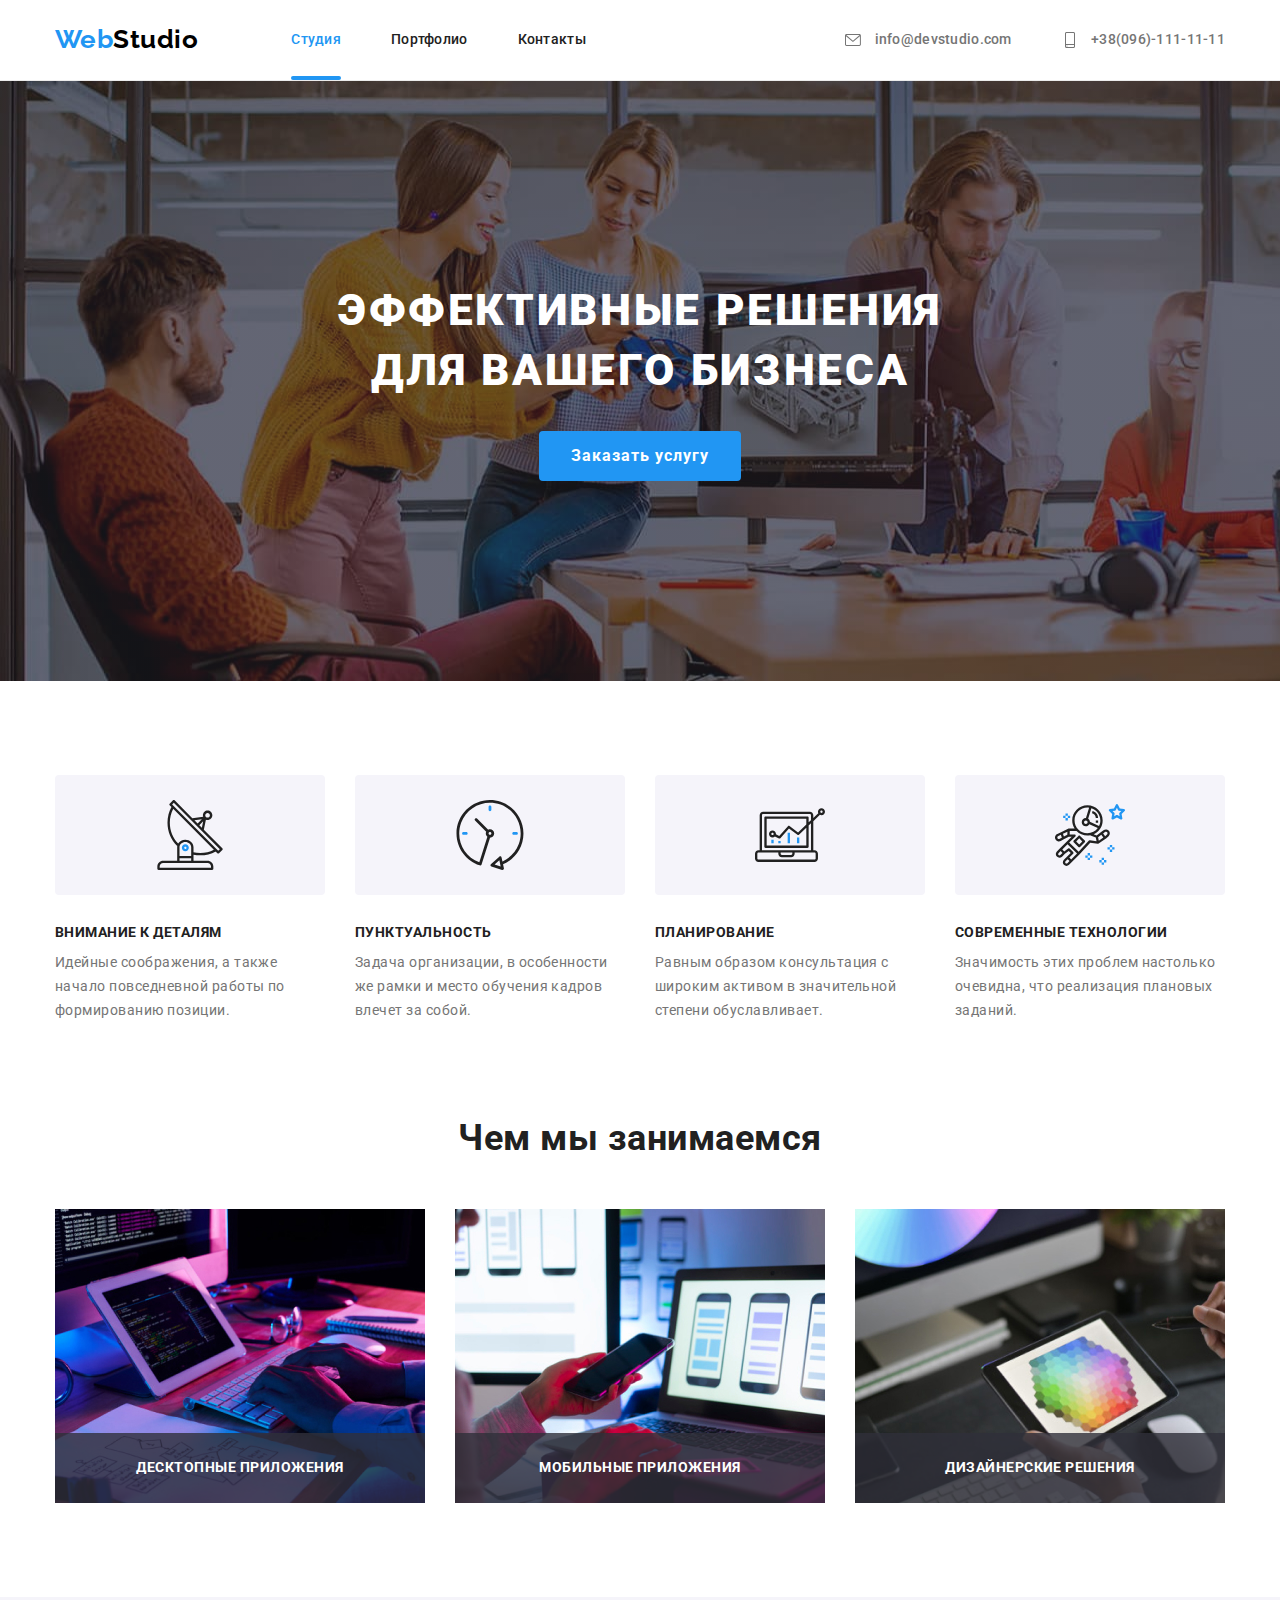
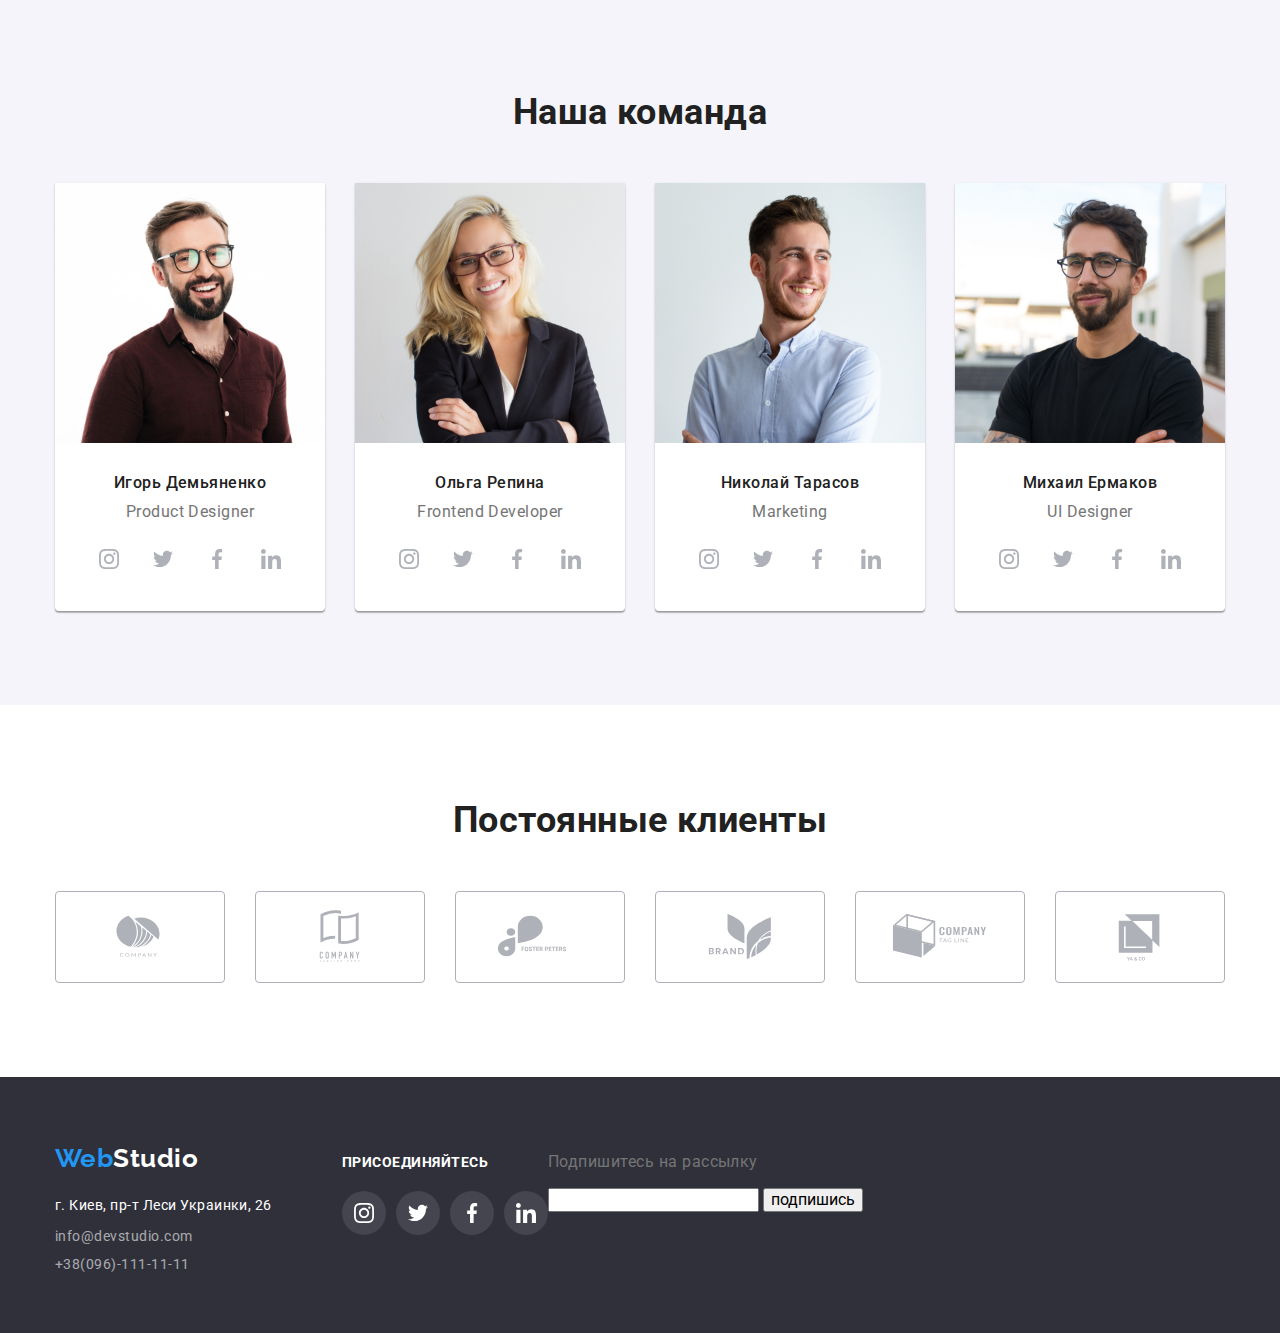
<file: index.html>
<!DOCTYPE html>
<html lang="ru">

<head>
    <meta charset="UTF-8">
    <meta http-equiv="X-UA-Compatible" content="IE=edge">
    <meta name="viewport" content="width=device-width, initial-scale=1.0">
    <title>Document</title>
    <link rel="preconnect" href="https://fonts.googleapis.com">
    <link rel="preconnect" href="https://fonts.gstatic.com" crossorigin>
    <link
        href="https://fonts.googleapis.com/css2?family=Raleway:wght@700&family=Roboto:wght@400;500;700;900&display=swap"
        rel="stylesheet">
    <link rel="stylesheet"
        href="https://cdnjs.cloudflare.com/ajax/libs/modern-normalize/1.1.0/modern-normalize.min.css">
    <link rel="stylesheet" href="./css/styles.css">
</head>

<body>
    <!--Header  -->
    <header class="header ">
        <!-- Nav -->
        <div class="container header-box">
            <nav class="main-nav">
                <div class="logo-box">
                    <a href="./index.html" class="logo">Web<span class="logo-header">Studio</span></a>
                </div>
                <ul class="site-nav">
                    <li class="item"><a href="./index.html" class="header-link  active-page">Студия</a></li>
                    <li class="item"><a href="./portfolio.html" class="header-link">Портфолио</a></li>
                    <li class="item"><a href="" class="header-link">Контакты</a></li>
                </ul>
            </nav>
            <!-- Сontacts -->
            <ul class="auth">
                <li class="item contact-list">
                    <a href="mailto:info@devstudio.com" class="auth-header">
                        <svg class="contact-icons icons-active" width="16" height="16">
                            <use href="./images/icons.svg#icon-envelope"></use>
                        </svg>
                        info@devstudio.com
                    </a>
                </li>
                <li class="item contact-list">
                    <a href="tel:+380961111111" class="auth-header">
                        <svg class="contact-icons icons-active" width="16" height="16">
                            <use href="./images/icons.svg#icon-phone"></use>
                        </svg>
                        +38(096)-111-11-11</a>
                </li>
            </ul>


        </div>
    </header>
    <main>
        <!-- Hero -->
        <section class="hero section">
            <div class="container">
                <h1 class="hero-title">Эффективные решения для вашего бизнеса</h1>
                <button data-modal-open type="button" class="button">Заказать услугу</button>
                <div data-modal class="backdrop is-hidden">
                    <div class="modal">

                        <p class="form-text">Оставьте свои данные, мы вам перезвоним</p>
                        <form class="form-modal">
                            <label for="name" class="form-label"><span class="form-title">Имя</span>
                                <span class="form-input-wraper">
                                    <input name="name-user" class="form-input" type="text">
                                    <svg class="form-icon" width="18" height="18">
                                        <use href=" ./images/icons.svg#icon-name"></use>
                                    </svg>

                                </span>
                            </label>
                            <label for="tel" class="form-label"> <span class="form-title">Телефон</span>
                                <span class="form-input-wraper">
                                    <input name="phone-user" class="form-input" type="tel">
                                    <svg class="form-icon" width="18" height="18">
                                        <use href=" ./images/icons.svg#icon-tel"></use>
                                    </svg>
                                </span>
                            </label>
                            <label for="email" class="form-label"> <span class="form-title">Почта</span>
                                <span class="form-input-wraper">
                                    <input name="email-user" class="form-input" type="email">
                                    <svg class="form-icon" width="18" height="18">
                                        <use href=" ./images/icons.svg#icon-mail"></use>
                                    </svg>

                                </span>
                            </label>
                            <label for="massage"><span class="form-title">Коментарий</span></label>
                            <textarea name="user-message" class="form-message" placeholder="Введите текст"></textarea>
                            <div class="form-checkbox-wraper">
                                <input type="checkbox" name="accept-policy" class="form-checkbox" id="policy-chekbox"
                                    required>
                                <label for="policy-chekbox" class="form-checkbox-label">Соглашаюсь с рассылкой и
                                    принимаю
                                    <a href="">Условия договора</a>
                                </label>

                                <button type="submit">Отправить</button>
                        </form>


                    </div>
                    <button data-modal-close class="button-close">
                        <svg class="close-icon" width="11" height="11">
                            <use href="./images/icons.svg#close"></use>
                        </svg>
                    </button>
                </div>

            </div>

            </div>

        </section>
        <!-- Work -->
        <section class="section">
            <div class="container">
                <h2 class="heading hides">Направленность</h2>
                <ul class="work-list">
                    <li class="item">
                        <div class="icon-work-box">
                            <svg class="icon-work" width="70" height="70">
                                <use href="./images/icons.svg#icon-antenna"></use>
                            </svg>
                        </div>
                        <h3 class="subheading">Внимание к деталям</h3>
                        <p class="work-text">Идейные соображения, а также начало повседневной работы по формированию
                            позиции.</p>
                    </li>
                    <li class="item">
                        <div class="icon-work-box">
                            <svg class="icon-work" width="70" height="70">
                                <use href="./images/icons.svg#icon-clock"></use>
                            </svg>
                        </div>
                        <h3 class="subheading">Пунктуальность</h3>
                        <p class="work-text">Задача организации, в особенности же рамки и место обучения кадров влечет
                            за собой.</p>
                    </li>
                    <li class="item">
                        <div class="icon-work-box">
                            <svg class="icon-work" width="70" height="70">
                                <use href="./images/icons.svg#icon-diagram"></use>
                            </svg>
                        </div>
                        <h3 class="subheading">Планирование</h3>
                        <p class="work-text">Равным образом консультация с широким активом в значительной степени
                            обуславливает.</p>
                    </li>
                    <li class="item">
                        <div class="icon-work-box">
                            <svg class="icon-work" width="70" height="70">
                                <use href="./images/icons.svg#icon-astronaut"></use>
                            </svg>
                        </div>
                        <h3 class="subheading">Современные технологии</h3>
                        <p class="work-text">Значимость этих проблем настолько очевидна, что реализация плановых
                            заданий.</p>
                    </li>
                </ul>
            </div>
        </section>
        <!-- our-work -->
        <section class="section our-work">
            <div class="container">
                <h2 class="heading our-work-title">Чем мы занимаемся</h2>
                <ul class="our-work-list">
                    <li class="item">
                        <img src="./images/img-6.jpg" alt="программированием" width="370" class="img">
                        <p class="our-work-text">Десктопные приложения</p>
                    </li>
                    <li class="item">
                        <img src="./images/img-4.jpg" alt="Разработка приложений " width="370" class="img">
                        <p class="our-work-text">Мобильные приложения</p>
                    </li>
                    <li class="item">
                        <img src="./images/img-5.jpg" alt="Дизайн" width="370" class="img">
                        <p class="our-work-text">Дизайнерские решения</p>
                    </li>
                </ul>
            </div>
        </section>
        <!-- Team -->
        <section class="section time">
            <div class="container">
                <h2 class="heading team-title">Наша команда</h2>
                <ul class="team-list">
                    <li class="item">
                        <img src="./images/img-3.jpg" alt="фото игоря демьяненко" width="270" class="img">
                        <div class="team-item">
                            <h3 class="team-names">Игорь Демьяненко</h3>
                            <p lang="en" class="profession">Product Designer</p>
                            <ul class="social-list">
                                <li class="social-list-item">
                                    <a href="" class="social-list-link">
                                        <svg class="social-list-icon" width="20" height="20">
                                            <use href="./images/icons.svg#icon-instagram"></use>
                                        </svg>
                                    </a>
                                </li>
                                <li class="social-list-item">
                                    <a href="" class="social-list-link">
                                        <svg class="social-list-icon" width="20" height="20">
                                            <use href="./images/icons.svg#icon-twitter"></use>
                                        </svg>
                                    </a>
                                </li>
                                <li class="social-list-item">
                                    <a href="" class="social-list-link">
                                        <svg class="social-list-icon" width="20" height="20">
                                            <use href="./images/icons.svg#icon-facebook"></use>
                                        </svg>
                                    </a>
                                </li>
                                <li class="social-list-item">
                                    <a href="" class="social-list-link">
                                        <svg class="social-list-icon" width="20" height="20">
                                            <use href="./images/icons.svg#icon-linkedin"></use>
                                        </svg>
                                    </a>
                                </li>
                            </ul>
                        </div>
                    </li>
                    <li class="item">
                        <img src="./images/img-2.jpg" alt="фото ольги репиной" width="270" class="img">
                        <div class="team-item">
                            <h3 class="team-names">Ольга Репина</h3>
                            <p lang="en" class="profession">Frontend Developer</p>
                            <ul class="social-list">
                                <li class="social-list-item">
                                    <a href="" class="social-list-link">
                                        <svg class="social-list-icon" width="20" height="20">
                                            <use href="./images/icons.svg#icon-instagram"></use>
                                        </svg>
                                    </a>
                                </li>
                                <li class="social-list-item">
                                    <a href="" class="social-list-link">
                                        <svg class="social-list-icon" width="20" height="20">
                                            <use href="./images/icons.svg#icon-twitter"></use>
                                        </svg>
                                    </a>
                                </li>
                                <li class="social-list-item">
                                    <a href="" class="social-list-link">
                                        <svg class="social-list-icon" width="20" height="20">
                                            <use href="./images/icons.svg#icon-facebook"></use>
                                        </svg>
                                    </a>
                                </li>
                                <li class="social-list-item">
                                    <a href="" class="social-list-link">
                                        <svg class="social-list-icon" width="20" height="20">
                                            <use href="./images/icons.svg#icon-linkedin"></use>
                                        </svg>
                                    </a>
                                </li>
                            </ul>
                        </div>
                    </li>
                    <li class="item">
                        <img src="./images/img-1.jpg" alt="фото николая тарасова" width="270" class="img">
                        <div class="team-item">
                            <h3 class="team-names">Николай Тарасов</h3>
                            <p lang="en" class="profession">Marketing</p>
                            <ul class="social-list">
                                <li class="social-list-item">
                                    <a href="" class="social-list-link">
                                        <svg class="social-list-icon" width="20" height="20">
                                            <use href="./images/icons.svg#icon-instagram"></use>
                                        </svg>
                                    </a>
                                </li>
                                <li class="social-list-item">
                                    <a href="" class="social-list-link">
                                        <svg class="social-list-icon" width="20" height="20">
                                            <use href="./images/icons.svg#icon-twitter"></use>
                                        </svg>
                                    </a>
                                </li>
                                <li class="social-list-item">
                                    <a href="" class="social-list-link">
                                        <svg class="social-list-icon" width="20" height="20">
                                            <use href="./images/icons.svg#icon-facebook"></use>
                                        </svg>
                                    </a>
                                </li>
                                <li class="social-list-item">
                                    <a href="" class="social-list-link">
                                        <svg class="social-list-icon" width="20" height="20">
                                            <use href="./images/icons.svg#icon-linkedin"></use>
                                        </svg>
                                    </a>
                                </li>
                            </ul>
                        </div>
                    </li>
                    <li class="item"><img src="./images/img.jpg" alt="фото михаила ермакова" width="270" class="img">
                        <div class="team-item">
                            <h3 class="team-names">Михаил Ермаков</h3>
                            <p lang="en" class="profession">UI Designer</p>
                            <ul class="social-list">
                                <li class="social-list-item">
                                    <a href="" class="social-list-link">
                                        <svg class="social-list-icon" width="20" height="20">
                                            <use href="./images/icons.svg#icon-instagram"></use>
                                        </svg>
                                    </a>
                                </li>
                                <li class="social-list-item">
                                    <a href="" class="social-list-link">
                                        <svg class="social-list-icon" width="20" height="20">
                                            <use href="./images/icons.svg#icon-twitter"></use>
                                        </svg>
                                    </a>
                                </li>
                                <li class="social-list-item">
                                    <a href="" class="social-list-link">
                                        <svg class="social-list-icon" width="20" height="20">
                                            <use href="./images/icons.svg#icon-facebook"></use>
                                        </svg>
                                    </a>
                                </li>
                                <li class="social-list-item">
                                    <a href="" class="social-list-link">
                                        <svg class="social-list-icon" width="20" height="20">
                                            <use href="./images/icons.svg#icon-linkedin"></use>
                                        </svg>
                                    </a>
                                </li>
                            </ul>
                        </div>
                    </li>
                </ul>
            </div>
        </section>
        <!--Сlients -->
        <section class="section clients">
            <div class="container">
                <h2 class="heading title-clients">Постоянные клиенты</h2>
                <ul class="list-clients">
                    <li class="item-clients">
                        <a href="" class="link-clients">
                            <svg class="icon-clients" width="106" height="60">
                                <use href="./images/icons.svg#icon-Client-1"></use>
                            </svg>
                        </a>
                    </li>
                    <li class="item-clients">
                        <a href="" class="link-clients">
                            <svg class="icon-clients" width="106" height="60">
                                <use href="./images/icons.svg#icon-Client-2"></use>
                            </svg>
                        </a>
                    </li>
                    <li class="item-clients">
                        <a href="" class="link-clients">
                            <svg class="icon-clients" width="106" height="60">
                                <use href="./images/icons.svg#icon-Client-3"></use>
                            </svg>
                        </a>
                    </li>
                    <li class="item-clients">
                        <a href="" class="link-clients">
                            <svg class="icon-clients" width="106" height="60">
                                <use href="./images/icons.svg#icon-Client-4"></use>
                            </svg>
                        </a>
                    </li>
                    <li class="item-clients">
                        <a href="" class="link-clients">
                            <svg class="icon-clients" width="106" height="60">
                                <use href="./images/icons.svg#icon-Client-5"></use>
                            </svg>
                        </a>
                    </li>
                    <li class="item-clients">
                        <a href="" class="link-clients">
                            <svg class="icon-clients" width="106" height="60">
                                <use href="./images/icons.svg#icon-Client-6"></use>
                            </svg>
                        </a>
                    </li>
                </ul>
            </div>
        </section>
    </main>
    <!--Footer  -->
    <footer class="footer">
        <div class="container footer-box">
            <div class="address-box">
                <div class="footer-logo-link">
                    <a href="index.html" class="logo">Web<span class="logo-footer">Studio</span></a>
                </div>
                <address>
                    <ul class="footer-logo-link">
                        <li class="item"><a href="" class="address">г. Киев, пр-т Леси Украинки, 26</a></li>
                        <li class="item"><a href="mailto:info@devstudio.com" class="footer-link">info@devstudio.com</a>
                        </li>
                        <li class="item"><a href="tel:+380961111111" class="footer-link">+38(096)-111-11-11</a></li>
                    </ul>
                </address>
            </div>

            <div class="social-box">
                <p class="heading-footer">присоединяйтесь</p>
                <ul class="social-list-footer">
                    <li class="social-list-item-footer">
                        <a href="" class="social-list-link-footer">
                            <svg class="social-list-icon-footer" width="20" height="20">
                                <use href="./images/icons.svg#icon-instagram"></use>
                            </svg>
                        </a>
                    </li>
                    <li class="social-list-item-footer">
                        <a href="" class="social-list-link-footer">
                            <svg class="social-list-icon-footer" width="20" height="20">
                                <use href="./images/icons.svg#icon-twitter"></use>
                            </svg>
                        </a>
                    </li>
                    <li class="social-list-item-footer">
                        <a href="" class="social-list-link-footer">
                            <svg class="social-list-icon-footer" width="20" height="20">
                                <use href="./images/icons.svg#icon-facebook"></use>
                            </svg>
                        </a>
                    </li>
                    <li class="social-list-item-footer">
                        <a href="" class="social-list-link-footer">
                            <svg class="social-list-icon-footer" width="20" height="20">
                                <use href="./images/icons.svg#icon-linkedin"></use>
                            </svg>
                        </a>
                    </li>
                </ul>

            </div>
            <div>
                <p>Подпишитесь на рассылку</p>
                <input type="text" e-mail>
                <button>подпишись</button>
            </div>
        </div>
    </footer>
    <script src="./js/modal.js"></script>
</body>

</html>
</file>
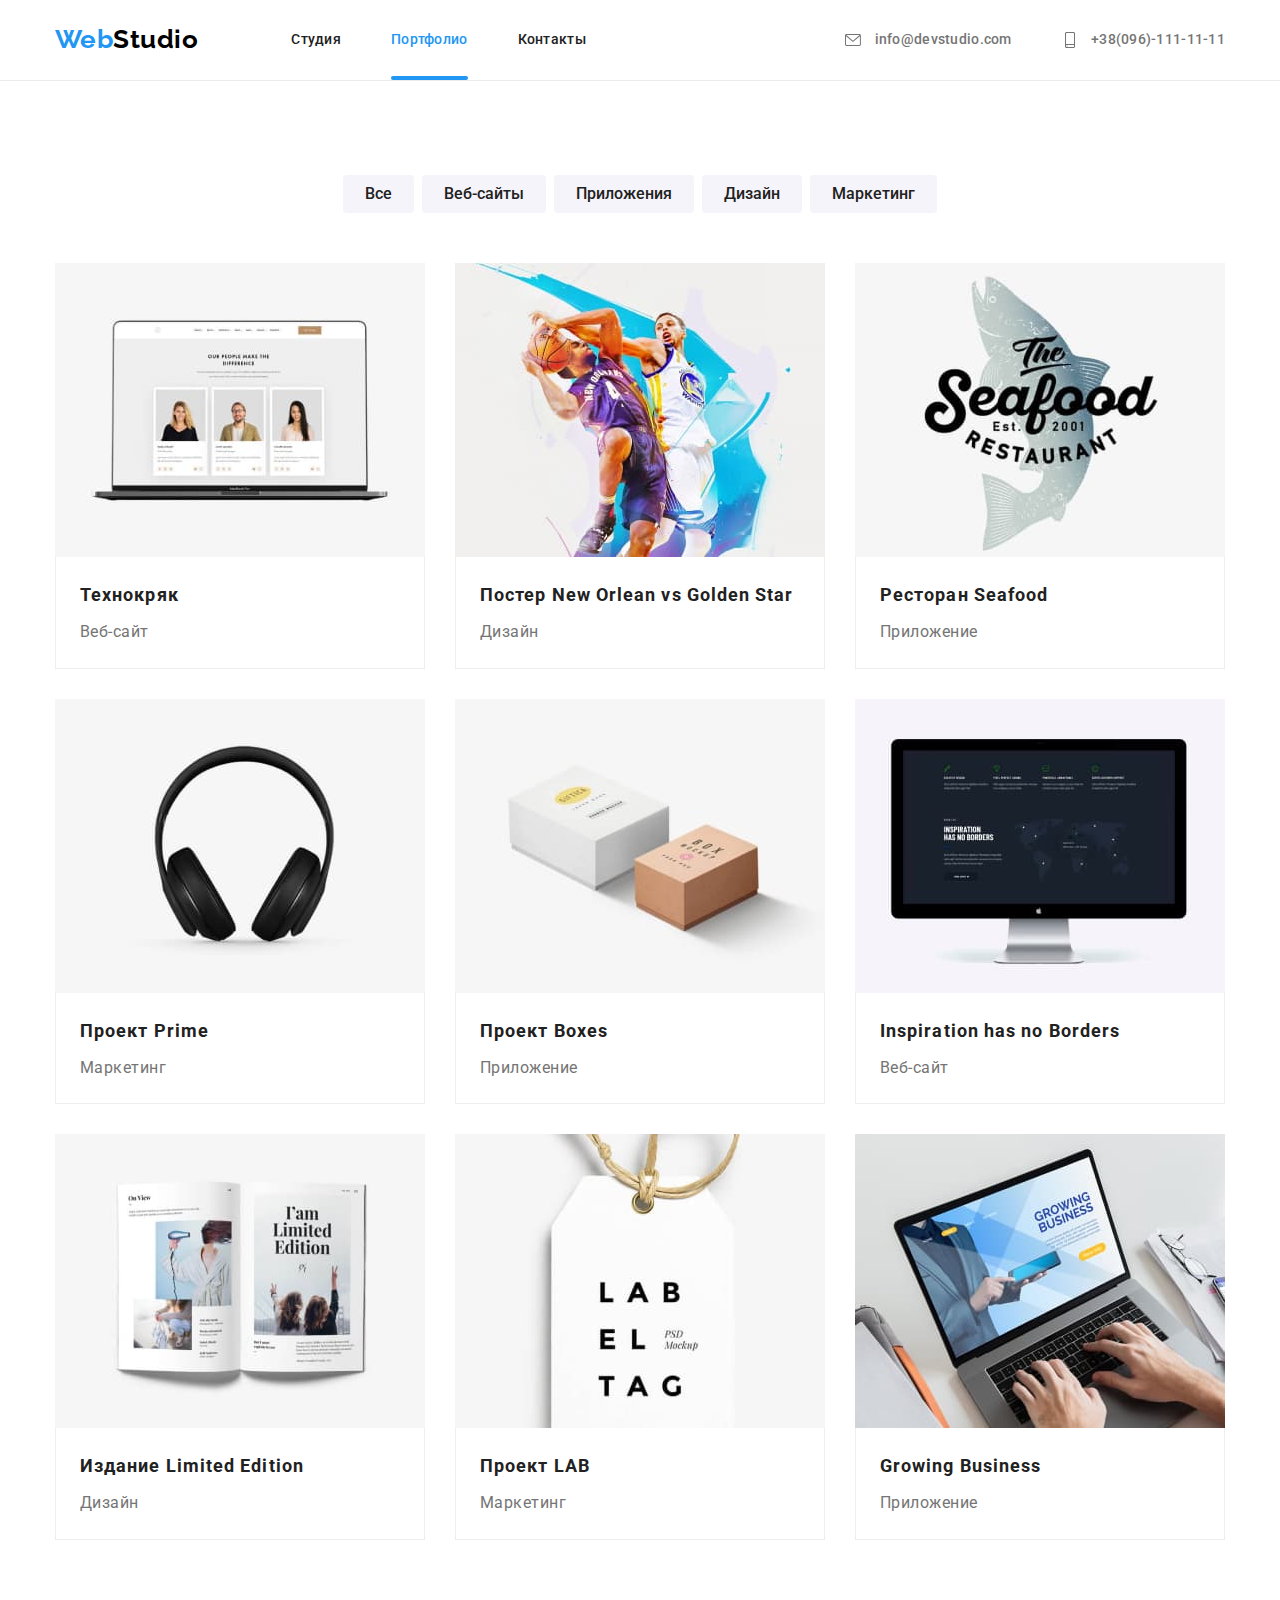
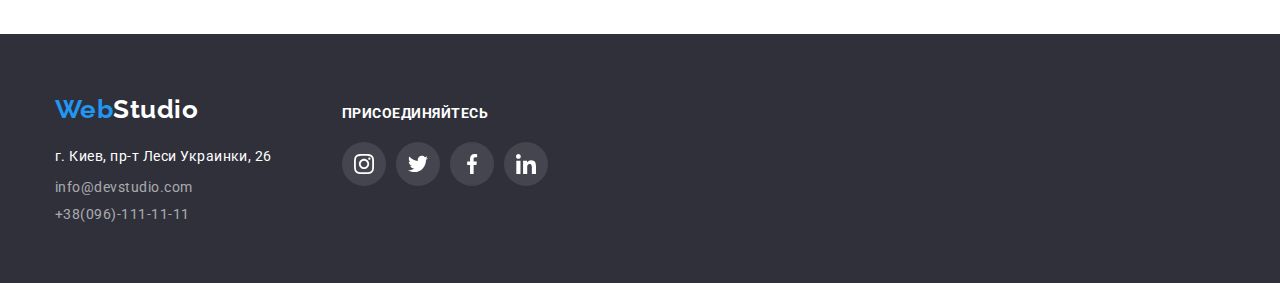
<file: portfolio.html>
<!DOCTYPE html>
<html lang="ru">

<head>
    <meta charset="UTF-8">
    <meta http-equiv="X-UA-Compatible" content="IE=edge">
    <meta name="viewport" content="width=device-width, initial-scale=1.0">
    <title>Document</title>
    <link rel="preconnect" href="https://fonts.googleapis.com">
    <link rel="preconnect" href="https://fonts.gstatic.com" crossorigin>
    <link
        href="https://fonts.googleapis.com/css2?family=Raleway:wght@700&family=Roboto:wght@400;500;700;900&display=swap"
        rel="stylesheet">
    <link rel="stylesheet"
        href="https://cdnjs.cloudflare.com/ajax/libs/modern-normalize/1.1.0/modern-normalize.min.css">
    <link rel="stylesheet" href="./css/styles.css">
</head>

<body>
    <!--Header  -->
    <header class="header ">
        <!-- Nav -->
        <div class="container header-box">
            <nav class="main-nav">
                <div class="logo-box">
                    <a href="./index.html" class="logo">Web<span class="logo-header">Studio</span></a>
                </div>
                <ul class="site-nav">
                    <li class="item"><a href="./index.html" class="header-link">Студия</a></li>
                    <li class="item"><a href="./portfolio.html" class="header-link active-page">Портфолио</a></li>
                    <li class="item"><a href="" class="header-link">Контакты</a></li>
                </ul>
            </nav>
            <!-- Сontacts -->
            <ul class="auth">
                <li class="item contact-list">
                    <a href="mailto:info@devstudio.com" class="auth-header">
                        <svg class="contact-icons icons-active" width="16" height="16">
                            <use href="./images/icons.svg#icon-envelope"></use>
                        </svg>
                        info@devstudio.com
                    </a>
                </li>
                <li class="item contact-list">
                    <a href="tel:+380961111111" class="auth-header">
                        <svg class="contact-icons icons-active" width="16" height="16">
                            <use href="./images/icons.svg#icon-phone"></use>
                        </svg>
                        +38(096)-111-11-11</a>
                </li>
            </ul>


        </div>
    </header>
    <main>

        <section class="section ">
            <div class="container">
                <h1 class="hides">Портфолио</h1>
                <ul class="list">
                    <li class="item"><button type="button" class="buttons">Все</button></li>
                    <li class="item"><button type="button" class="buttons">Веб-сайты</button></li>
                    <li class="item"><button type="button" class="buttons">Приложения</button></li>
                    <li class="item"><button type="button" class="buttons">Дизайн</button></li>
                    <li class="item"><button type="button" class="buttons">Маркетинг</button></li>
                </ul>
                <h2 class="hides">Презентация Портфолио</h2>
                <ul class="list-of-cards">
                    <li class="item-of-cards"><a href="" class="portfolio-link">
                            <div class="box-overlay">
                                <p class="title-overlay">
                                    Ресурс предлагает комплексные предложения с разным уровнем
                                    функционала и сервисов. Все это позволит посетителю получить
                                    исчерпывающие сведения о компании или частном лице.
                                </p>
                                <img src="./images/img-1-2.jpg" alt="Ноутбук" width="370" class="img">
                            </div>

                            <div class="title-cards">
                                <h3 class="portfolio-subheading">Технокряк</h3>
                                <p class="portfolio-title">Веб-сайт</p>
                            </div>
                        </a>
                    </li>
                    <li class="item-of-cards"><a href="" class="portfolio-link">
                            <div class="box-overlay">
                                <p class="title-overlay">
                                    Ресурс предлагает комплексные предложения с разным уровнем
                                    функционала и сервисов. Все это позволит посетителю получить
                                    исчерпывающие сведения о компании или частном лице.
                                </p>
                                <img src="./images/img-2-2.jpg" alt="Баскетболисты " width="370" class="img">
                            </div>
                            <div class="title-cards">
                                <h3 class="portfolio-subheading">Постер <span lang="en">New Orlean vs Golden Star</span>
                                </h3>
                                <p class="portfolio-title">Дизайн</p>
                            </div>
                        </a>
                    </li>
                    <li class="item-of-cards"><a href="" class="portfolio-link">
                            <div class="box-overlay">
                                <p class="title-overlay">
                                    Ресурс предлагает комплексные предложения с разным уровнем
                                    функционала и сервисов. Все это позволит посетителю получить
                                    исчерпывающие сведения о компании или частном лице.
                                </p>
                                <img src="./images/img-3-2.jpg" alt="Рыба" width="370" class="img">
                            </div>
                            <div class="title-cards">
                                <h3 class="portfolio-subheading">Ресторан <span lang="en">Seafood</span></h3>
                                <p class="portfolio-title">Приложение</p>
                            </div>
                        </a>
                    </li>
                    <li class="item-of-cards"><a href="" class="portfolio-link">
                            <div class="box-overlay">
                                <p class="title-overlay">
                                    Ресурс предлагает комплексные предложения с разным уровнем
                                    функционала и сервисов. Все это позволит посетителю получить
                                    исчерпывающие сведения о компании или частном лице.
                                </p>
                                <img src="./images/img-4-2.jpg" alt="Наушники" width="370" class="img">
                            </div>
                            <div class="title-cards">
                                <h3 class="portfolio-subheading">Проект <span lang="en">Prime</span></h3>
                                <p class="portfolio-title">Маркетинг</p>
                            </div>
                        </a>
                    </li>
                    <li class="item-of-cards"><a href="" class="portfolio-link">
                            <div class="box-overlay">
                                <p class="title-overlay">
                                    Ресурс предлагает комплексные предложения с разным уровнем
                                    функционала и сервисов. Все это позволит посетителю получить
                                    исчерпывающие сведения о компании или частном лице.
                                </p>
                                <img src="./images/img-5-2.jpg" alt="Коробки" width="370" class="img">
                            </div>
                            <div class="title-cards">
                                <h3 class="portfolio-subheading">Проект <span lang="en">Boxes</span></h3>
                                <p class="portfolio-title">Приложение</p>
                            </div>
                        </a>
                    </li>
                    <li class="item-of-cards"><a href="" class="portfolio-link">
                            <div class="box-overlay">
                                <p class="title-overlay">
                                    Ресурс предлагает комплексные предложения с разным уровнем
                                    функционала и сервисов. Все это позволит посетителю получить
                                    исчерпывающие сведения о компании или частном лице.
                                </p>
                                <img src="./images/img-6-2.jpg" alt="Монитор" width="370" class="img">
                            </div>
                            <div class="title-cards">
                                <h3 lang="en" class="portfolio-subheading">Inspiration has no Borders</h3>
                                <p class="portfolio-title">Веб-сайт</p>
                            </div>
                        </a>
                    </li>
                    <li class="item-of-cards"><a href="" class="portfolio-link">
                            <div class="box-overlay">
                                <p class="title-overlay">
                                    Ресурс предлагает комплексные предложения с разным уровнем
                                    функционала и сервисов. Все это позволит посетителю получить
                                    исчерпывающие сведения о компании или частном лице.
                                </p>
                                <img src="./images/img-7-2.jpg" alt="Книга" width="370" class="img">
                            </div>
                            <div class="title-cards">
                                <h3 class="portfolio-subheading">Издание <span lang="en">Limited Edition</span></h3>
                                <p class="portfolio-title">Дизайн</p>
                            </div>
                        </a>
                    </li>
                    <li class="item-of-cards"><a href="" class="portfolio-link">
                            <div class="box-overlay">
                                <p class="title-overlay">
                                    Ресурс предлагает комплексные предложения с разным уровнем
                                    функционала и сервисов. Все это позволит посетителю получить
                                    исчерпывающие сведения о компании или частном лице.
                                </p>
                                <img src="./images/img-8-2.jpg" alt="Бирка" width="370" class="img">
                            </div>
                            <div class="title-cards">
                                <h3 class="portfolio-subheading">Проект <span lang="en">LAB</span></h3>
                                <p class="portfolio-title">Маркетинг</p>
                            </div>
                        </a>
                    </li>
                    <li class="item-of-cards"><a href="" class="portfolio-link">
                            <div class="box-overlay">
                                <p class="title-overlay">
                                    Ресурс предлагает комплексные предложения с разным уровнем
                                    функционала и сервисов. Все это позволит посетителю получить
                                    исчерпывающие сведения о компании или частном лице.
                                </p>
                                <img src="./images/img-9-2.jpg" alt="Работа" width="370" class="img">
                            </div>
                            <div class="title-cards">
                                <h3 lang="en" class="portfolio-subheading">Growing Business</h3>
                                <p class="portfolio-title">Приложение</p>
                            </div>
                        </a>
                    </li>
                </ul>
            </div>
        </section>
    </main>
    <!--Footer  -->
    <footer class="footer">
        <div class="container footer-box">
            <div class="address-box">
                <div class="footer-logo-link">
                    <a href="index.html" class="logo">Web<span class="logo-footer">Studio</span></a>
                </div>
                <address>
                    <ul class="footer-logo-link">
                        <li class="item"><a href="" class="address">г. Киев, пр-т Леси Украинки, 26</a></li>
                        <li class="item"><a href="mailto:info@devstudio.com" class="footer-link">info@devstudio.com</a>
                        </li>
                        <li class="item"><a href="tel:+380961111111" class="footer-link">+38(096)-111-11-11</a></li>
                    </ul>
                </address>
            </div>

            <div class="social-box">
                <p class="heading-footer">присоединяйтесь</p>
                <ul class="social-list-footer">
                    <li class="social-list-item-footer">
                        <a href="" class="social-list-link-footer">
                            <svg class="social-list-icon-footer" width="20" height="20">
                                <use href="./images/icons.svg#icon-instagram"></use>
                            </svg>
                        </a>
                    </li>
                    <li class="social-list-item-footer">
                        <a href="" class="social-list-link-footer">
                            <svg class="social-list-icon-footer" width="20" height="20">
                                <use href="./images/icons.svg#icon-twitter"></use>
                            </svg>
                        </a>
                    </li>
                    <li class="social-list-item-footer">
                        <a href="" class="social-list-link-footer">
                            <svg class="social-list-icon-footer" width="20" height="20">
                                <use href="./images/icons.svg#icon-facebook"></use>
                            </svg>
                        </a>
                    </li>
                    <li class="social-list-item-footer">
                        <a href="" class="social-list-link-footer">
                            <svg class="social-list-icon-footer" width="20" height="20">
                                <use href="./images/icons.svg#icon-linkedin"></use>
                            </svg>
                        </a>
                    </li>
                </ul>

            </div>
        </div>
    </footer>
</body>

</html>
</file>
<file: css/styles.css>
:root {
    --primary-text-color: #757575;
    --title-text-color: #212121;
    --accent-color: #2196F3;
    --address-text-color: rgba(255, 255, 255, 0.6);
    --primary-backgroud-color: #FFFFFF;
}

body {
    background-color: var(--primary-backgroud-color);
    color: var(--primary-text-color);
    font-family: Roboto, sans-serif;
    font-style: normal;
    font-weight: 400;
    letter-spacing: 0.03em;
}

ul {
    list-style: none;
    margin: 0;
    padding: 0;
}

.img {
    display: block;
    width: 100%;
    height: auto;
}

.hides {
    position: absolute;
    width: 1px;
    height: 1px;
    margin: -1px;
    padding: 0;
    overflow: hidden;
    border: 0;
    clip: rect(0 0 0 0);
}

.container {
    margin-left: auto;
    margin-right: auto;
    width: 1200px;
    padding-left: 15px;
    padding-right: 15px;
}

.section {
    padding-top: 94px;
    padding-bottom: 94px;
}

/* ==========HEADER========== */
.header {
    background-color: #ffffff;
    margin-left: auto;
    margin-right: auto;
    border-bottom: 1px solid #ECECEC;
}

.header-box {
    display: flex;
    align-items: center;
}

.main-nav {
    display: flex;
}

.site-nav {
    display: flex;
    margin-left: 93px;
}

.auth {
    display: flex;
    margin-left: auto;

}

.auth .auth-header {
    display: block;
    padding-top: 32px;
    padding-bottom: 32px;
}

.logo-box {
    display: flex;
}

.logo-box .logo {
    padding-top: 24px;
    padding-bottom: 25px;
}

.logo {
    color: #2196F3;
    font-family: Raleway, sans-serif;
    font-weight: 700;
    font-size: 26px;
    line-height: 1.2;
    text-decoration: none;
}

.logo-header {
    color: #000000;
}

.site-nav .item:not(:last-child) {
    margin-right: 50px;
}

.site-nav .header-link {
    display: block;
    padding-top: 32px;
    padding-bottom: 32px;
}

.header-link {
    position: relative;
    color: var(--title-text-color);
    font-weight: 500;
    font-size: 14px;
    line-height: 1.14;
    letter-spacing: 0.02em;
    text-decoration: none;
    transition: color 250ms cubic-bezier(0.4, 0, 0.2, 1);
}

.header-link:focus,
.header-link:hover {
    color: var(--accent-color);
}

.contact-icons {
    margin-right: 10px;
    align-items: center;
    vertical-align: middle;
    fill: var(--primary-text-color);
    background-size: cover;
    transition: fill 250ms cubic-bezier(0.4, 0, 0.2, 1);
}

.auth .item:not(:last-child) {
    margin-right: 50px;
}

.auth-header {
    color: #757575;
    font-weight: 500;
    font-size: 14px;
    line-height: 1.14;
    letter-spacing: 0.02em;
    text-decoration: none;
    transition: color 250ms cubic-bezier(0.4, 0, 0.2, 1);
}

.auth-header:focus,
.auth-header:hover {
    color: var(--accent-color);

}

.auth-header:focus .icons-active,
.auth-header:hover .icons-active {
    fill: var(--accent-color);

}

.active-page {
    color: var(--accent-color);
}

.active-page::after {
    content: '';
    position: absolute;
    left: 0;
    bottom: 0;
    display: block;
    width: 100%;
    height: 4px;
    background-color: #2196F3;
    border-radius: 2px;
}

/*========== MAIN STUDIO==========*/
/*========== HIRO ==========*/
.hero {
    background-image:
        linear-gradient(rgba(47, 48, 58, 0.4),
            rgba(47, 48, 58, 0.4)),
        url("../images/hero.jpg");
    background-size: cover;
    padding-top: 200px;
    padding-bottom: 200px;
    margin-left: auto;
    margin-right: auto;
    max-width: 1600px;
    background-color: #C4C4C4;
    text-align: center;
}

.hero-title {
    margin-top: 0;
    margin-bottom: 30px;
    margin-left: auto;
    margin-right: auto;
    width: 696px;
    font-weight: 900;
    font-size: 44px;
    line-height: 1.36;
    align-items: center;
    text-align: center;
    letter-spacing: 0.06em;
    text-transform: uppercase;
    color: #FFFFFF;
}

.button {
    display: inline-block;
    border-radius: 4px;
    padding: 10px 32px;
    margin-left: auto;
    margin-right: auto;
    min-width: 200px;
    font-weight: 700;
    font-size: 16px;
    line-height: 1.88;
    align-items: center;
    text-align: center;
    letter-spacing: 0.06em;
    color: #FFFFFF;
    cursor: pointer;
    border: transparent;
    background-color: var(--accent-color);
    transition: background-color 250ms cubic-bezier(0.4, 0, 0.2, 1);
}

.button:focus,
.button:hover {
    background-color: #188CE8;
}

/*========== MODAL==========*/
.backdrop {
    position: fixed;
    top: 0;
    left: 0;
    width: 100%;
    height: 100%;
    background-color: rgba(0, 0, 0, 0.1);
    opacity: 1;
    z-index: 1;
    transition: opacity 250ms cubic-bezier(0.4, 0, 0.2, 1);
}

.backdrop.is-hidden {
    opacity: 0;
    pointer-events: none;
}

.backdrop.is-hidden .modal {
    transform: scale(0.9) translate(-50%, -50%);
}

.modal {
    position: absolute;
    top: 50%;
    left: 50%;
    padding: 40px 40px;
    transform: scale(1) translate(-50%, -50%);
    width: 528px;
    min-height: 581px;
    background-color: #FFFFFF;
    box-shadow: 0px 1px 3px rgba(0, 0, 0, 0.12), 0px 1px 1px rgba(0, 0, 0, 0.14), 0px 2px 1px rgba(0, 0, 0, 0.2);
    border-radius: 4px;
    transition: opacity 250ms cubic-bezier(0.4, 0, 0.2, 1);
}

.button-close {
    position: absolute;
    top: 8px;
    right: 8px;
    width: 30px;
    height: 30px;
    padding: 0;
    display: flex;
    justify-content: center;
    align-items: center;
    cursor: pointer;
    background-color: #FFFFFF;
    border-radius: 50%;
    border: 1px solid rgba(0, 0, 0, 0.1);
}

/*========== SECTION ==========*/
/*========== WORK==========*/
.heading {
    font-weight: 700;
    font-size: 36px;
    line-height: 1.17;
    text-align: center;
    color: var(--title-text-color);
}

.work-list {
    display: flex;
    flex-wrap: wrap;
}

.work-list .item {
    display: flex;
    flex-direction: column;
    width: 270px;
}

.work-list .item:not(:last-child) {
    margin-right: 30px;
}

.subheading {
    margin-top: 0;
    margin-bottom: 10px;
    font-weight: 700;
    font-size: 14px;
    line-height: 1.14;
    text-transform: uppercase;
    color: var(--title-text-color);
}

.work-text {
    margin-top: 0;
    margin-bottom: 0;
    font-size: 14px;
    line-height: 1.71;
    color: var(--primary-text-color);
}


.icon-work-box {
    position: relative;
    margin-bottom: 30px;
    width: 270px;
    height: 120px;
    background-color: #F5F4FA;
    border-radius: 4px;
}

.icon-work {
    position: absolute;
    bottom: 50%;
    right: 50%;
    transform: translate(50%, 50%);
    width: 70px;
    height: 70px;
    fill: #212121;
}

/* ==========OUR-WORK========== */
.our-work {
    padding-top: 0;
}

.our-work-title {
    margin-top: 0;
    margin-bottom: 50px;
}

.our-work-list {
    display: flex;
}

.our-work-list .item {
    position: relative;
}

.our-work-list .item:not(:last-child) {
    margin-right: 30px;
}

.our-work-text {
    position: absolute;
    bottom: 0;
    display: flex;
    flex-wrap: wrap;
    align-content: space-around;
    justify-content: space-around;
    margin: 0 auto;
    width: 370px;
    height: 70px;
    font-weight: 700;
    font-size: 14px;
    line-height: 1.14;
    text-transform: uppercase;
    color: #ffffff;
    background-color: rgba(47, 48, 58, 0.8);
}

/*========== TIAM ==========*/
.time {
    background-color: #F5F4FA;
    margin-left: auto;
    margin-right: auto;
}

.team-title {
    margin-top: 0;
    margin-bottom: 50px;
}

.team-list {
    display: flex;
}

.team-list .item {
    margin-right: 30px;
    width: 270px;
    background: #FFFFFF;
    box-shadow: 0px 1px 3px rgba(0, 0, 0, 0.12),
        0px 1px 1px rgba(0, 0, 0, 0.14),
        0px 2px 1px rgba(0, 0, 0, 0.2);
    border-radius: 0px 0px 4px 4px;
}

.team-list .item:nth-child(4n) {
    margin-right: 0;
}

.team-item {
    padding-top: 30px;
    padding-bottom: 30px;
    padding-right: 32px;
    padding-left: 32px;
}

.team-names {
    margin-top: 0;
    margin-bottom: 10px;
    font-weight: 500;
    font-size: 16px;
    line-height: 1.19;
    text-align: center;
    color: var(--title-text-color);
}

.profession {
    margin-top: 0;
    margin-bottom: 16px;
    font-size: 16px;
    line-height: 1.19;
    text-align: center;
}

.social-list {
    display: flex;
    justify-content: space-between;
}

.social-list-link {
    display: flex;
    align-items: center;
    justify-content: center;
    width: 44px;
    height: 44px;
    background-color: #ffffff;
    border-radius: 50%;
    transition: background-color 250ms cubic-bezier(0.4, 0, 0.2, 1);
}

.social-list-link:hover .social-list-icon,
.social-list-link:focus .social-list-icon {
    fill: #ffffff;
}

.social-list-link:hover,
.social-list-link:focus {
    background-color: var(--accent-color);

}

.social-list-icon {
    fill: #AFB1B8;
    transition: fill 250ms cubic-bezier(0.4, 0, 0.2, 1)
}

/*========== CLIENTS==========*/
.title-clients {
    margin-top: 0;
    margin-bottom: 50px;
}

.list-clients {
    display: flex;
}

.item-clients {
    display: flex;
    align-items: center;
    justify-content: center;
    width: 170px;
    height: 92px;

}

.link-clients {
    display: flex;
    justify-content: center;
    align-items: center;
    width: 100%;
    height: 100%;
    border: 1px solid #AFB1B8;
    box-sizing: border-box;
    border-radius: 4px;
    transition: border 250ms cubic-bezier(0.4, 0, 0.2, 1)
}

.item-clients:not(:last-child) {
    margin-right: 30px;
}

.icon-clients {
    fill: #AFB1B8;
    transition: fill 250ms cubic-bezier(0.4, 0, 0.2, 1)
}

.link-clients:hover .icon-clients,
.link-clients:focus .icon-clients {
    fill: var(--accent-color);
}

.link-clients:hover,
.link-clients:focus {
    border: 1px solid var(--accent-color);

}

/*========== PORTFOLIO ==========*/
.portfolio-link {
    display: block;
    text-decoration: none;

}

.box-overlay {
    position: relative;
    overflow: hidden;
}

.title-overlay {
    position: absolute;
    transform: translateY(100%);
    transition: transform 250ms cubic-bezier(0.4, 0, 0.2, 1);
    background-color:
        rgba(33, 150, 243, 0.9);
    margin: 0;
    padding: 63px 24px;
    font-size: 18px;
    line-height: 1.56;
    color: #FFFFFF;

}

.portfolio-link:hover .title-overlay,
.portfolio-link:focus .title-overlay {
    transform: translateY(0);
}

.container .list {
    display: flex;
    justify-content: center;
    margin-bottom: 50px;
}

/*========== BUTTONS ==========*/
.buttons {
    display: block;
    padding: 6px 22px;
    font-weight: 500;
    font-size: 16px;
    line-height: 1.63;
    text-align: center;
    cursor: pointer;
    border: solid;
    border-radius: 4px;
    border: transparent;
    background: #F5F4FA;
    color: var(--title-text-color);
    transition: color 250ms cubic-bezier(0.4, 0, 0.2, 1),
        background 250ms cubic-bezier(0.4, 0, 0.2, 1);
}

.buttons:focus,
.buttons:hover {
    color: #ffffff;
    background-color: var(--accent-color);
    box-shadow:
        0px 3px 1px rgba(0, 0, 0, 0.1),
        0px 1px 2px rgba(0, 0, 0, 0.08),
        0px 2px 2px rgba(0, 0, 0, 0.12);
    transition: box-shadow 250ms cubic-bezier(0.4, 0, 0.2, 1)
}

.list .item:not(:last-child) {
    margin-right: 8px;
}

/*========== CARDS==========*/
.list-of-cards {
    display: flex;
    flex-wrap: wrap;

}

.item-of-cards {
    width: 370px;
    margin-right: 30px;
    margin-bottom: 30px;

}

.portfolio-link:hover {
    border: 1px solid #EEEEEE;
    box-shadow: 0px 1px 1px rgba(0, 0, 0, 0.12),
        0px 4px 4px rgba(0, 0, 0, 0.06),
        1px 4px 6px rgba(0, 0, 0, 0.16);
    border-style: none;
    transition: box-shadow 250ms cubic-bezier(0.4, 0, 0.2, 1)
}

.item-of-cards:nth-child(3n) {
    margin-right: 0;
}

.item-of-cards:nth-list-child(3n) {
    margin-right: 0;
}

.item-of-cards:nth-last-child(-n + 3) {
    margin-bottom: 0;
}

/*========== CARDS TITLE==========*/
.title-cards {
    padding: 20px 24px;
    border-left: 1px solid #EEEEEE;
    border-right: 1px solid #EEEEEE;
    border-bottom: 1px solid #EEEEEE;

}

.portfolio-subheading {
    margin-top: 0;
    margin-bottom: 4px;
    font-weight: 700;
    font-size: 18px;
    line-height: 2;
    letter-spacing: 0.06em;
    color: var(--title-text-color);
}

.portfolio-title {
    margin-top: 0;
    margin-bottom: 0;
    font-size: 16px;
    line-height: 1.9;
    color: var(--primary-text-color);
}

/*========== FOOTER ==========*/
.footer {
    padding-top: 60px;
    padding-bottom: 60px;
    margin-left: auto;
    margin-right: auto;
    background-color: #2F303A;
}

.footer-logo-link:not(:last-child) {
    margin-bottom: 20px;
}

.logo-footer {
    color: #ffffff;
}

.footer-logo-link .item:not(:last-child) {
    margin-bottom: 9px;
}

.address {
    color: #ffffff;
    font-size: 14px;
    line-height: 1.71;
    text-decoration: none;
    font-style: normal;
    transition: color 250ms cubic-bezier(0.4, 0, 0.2, 1);
}

.address:focus,
.address:hover {
    color: var(--accent-color);
}

.footer-link {
    color: var(--address-text-color);
    font-size: 14px;
    line-height: 1.71px;
    text-decoration: none;
    font-style: normal;
    transition: color 250ms cubic-bezier(0.4, 0, 0.2, 1);
}

.footer-link:focus,
.footer-link:hover {
    color: var(--accent-color);
}

.address,
.footer-link {
    margin-bottom: 9px;
}

.footer-box {
    display: flex;
    align-items: baseline;

}

.address-box {
    margin-right: 70px;
}


.heading-footer {
    margin-top: 0;
    margin-bottom: 20px;
    font-weight: 700;
    font-size: 14px;
    line-height: 1.14;
    text-transform: uppercase;
    color: #FFFFFF;
}

.social-list-footer {
    display: flex;
    justify-content: space-between;

}

.social-list-link-footer {
    display: flex;
    align-items: center;
    justify-content: center;
    width: 44px;
    height: 44px;
    background-color:
        rgba(255, 255, 255, 0.1);
    ;
    border-radius: 50%;
    fill: #FFFFFF;
    transition: background-color 250ms cubic-bezier(0.4, 0, 0.2, 1);
}

.social-list-item-footer:not(:last-child) {
    margin-right: 10px;
}

.social-list-link-footer:hover,
.social-list-link-footer:focus {
    background-color: var(--accent-color);

}

.form-text {
    margin-top: 0;
    margin-bottom: 2px;
    font-weight: 700;
    font-size: 20px;
    line-height: 1, 15;
    letter-spacing: 0.03em;
    color: var(--title-text-color);
}

.form-modal {}

.form-label {
    display: block;
    text-align: left;
}

.form-input {
    padding-left: 42px;
    width: 100%;
    height: 40px;
    border: 1px solid rgba(33, 33, 33, 0.2);
    box-sizing: border-box;
    border-radius: 4px;
    transition: border 250ms cubic-bezier(0.4, 0, 0.2, 1);
}

.form-input:focus {
    outline: none;
    border-color: var(--accent-color);
}

.form-input:focus+.form-icon {
    fill: var(--accent-color);
}

.form-input-wraper {
    position: relative;
    margin-top: 4px;
    margin-bottom: 10px;
}

.form-icon {
    position: absolute;
    bottom: 50%;
    left: 12px;
    transform: translateY(50%);
    fill: #212121;
    transition: fill 250ms cubic-bezier(0.4, 0, 0.2, 1);
}

.form-title {
    display: block;
    margin-bottom: 4px;
    margin-top: 10px;
    font-size: 12px;
    line-height: 1.17;
    letter-spacing: 0.01em;
    text-align: left;
    color: var(--primary-text-color)
}


.form-message {
    width: 100%;
    height: 120px;
    padding: 12px 16px;
    margin-bottom: 20px;
    border: 1px solid rgba(33, 33, 33, 0.2);
    box-sizing: border-box;
    border-radius: 4px;
    resize: none;
    transition: border 250ms cubic-bezier(0.4, 0, 0.2, 1);

}


.form-message:focus {
    outline: none;
    border-color: var(--accent-color);
}

.form-message::placeholder {
    font-size: 14px;
    line-height: 1.42;
    letter-spacing: 0.01em;
    color: rgba(117, 117, 117, 0.5);
}

.form-checkbox-wraper {
    position: relative;
}

.form-checkbox:checked+.form-checkbox-label::before {
    background-image: url(../images/icons-form-activ.svg);
    background-color: var(--accent-color);
    background-size: cover;
    border-radius: 2px;

}

.form-checkbox-label {
    display: flex;
    align-items: center;
    font-size: 14px;
    line-height: 1.71;
    letter-spacing: 0.03em;
    color: var(--primary-text-color);
}

.form-checkbox-label::before {
    content: ' ';
    display: inline-block;
    width: 16px;
    height: 15px;
    background-image: url(../images/icons-form.svg);
    cursor: pointer;
    margin-right: 7px;
}
</file>
